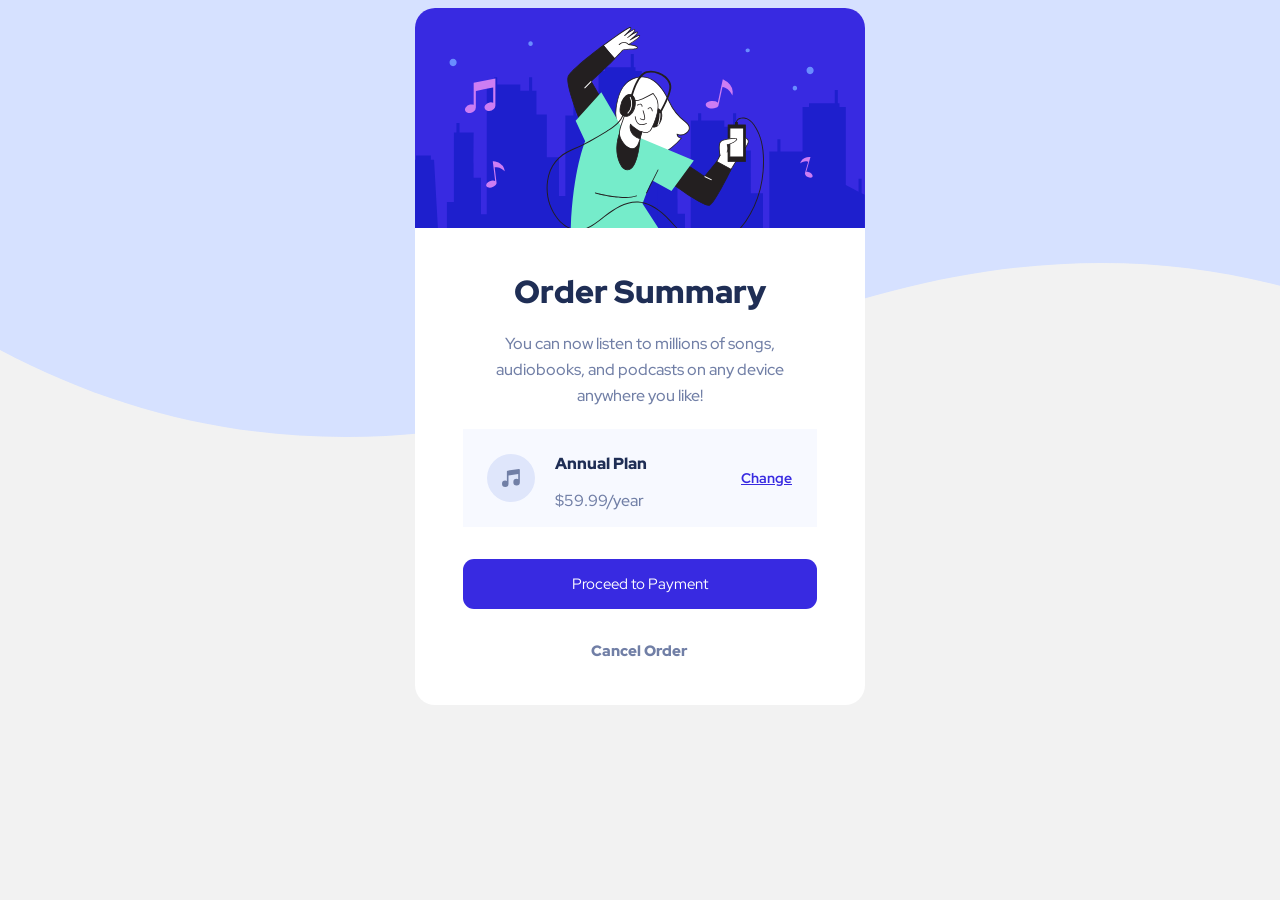
<file: index.html>
<html lang="en">
<head>
    <meta charset="UTF-8">
    <meta http-equiv="X-UA-Compatible" content="IE=edge">
    <meta name="viewport" content="width=device-width, initial-scale=1.0">
    <link rel="stylesheet" href="style.css">
    <title>ORDER SUMMARY</title>
</head>
<body> 
  <div class="main">
    <img class="hero" src="./images/illustration-hero.svg">
    <h1>Order Summary</h1>
    <p class="text">You can now listen to millions of songs, audiobooks, and podcasts on any device anywhere you like!</p>
    <div class="info">
        <img class="music" src="./images/icon-music.svg">
            <div class="flex">
                <p class="annual-plan">Annual Plan</p> 
                <p class="price">$59.99/year</p>
            </div>    
        <a href="#"class="Change">Change</a>     
    </div>
    <button class="payment">Proceed to Payment</button>
    <a href="#" class="cancel">Cancel Order</a>
  </div>

</body>
</html>
</file>
<file: style.css>
@import url('https://fonts.googleapis.com/css2?family=Red+Hat+Display:ital,wght@0,500;0,700;0,900;1,500&display=swap');

body{
    background-image: url(./images/pattern-background-desktop.svg);
    background-repeat: no-repeat;
    background-color: #f2f2f2;    
}
.hero{
    border-top-right-radius: 20px;
    border-top-left-radius: 20px;
    width: 450px;
    height: 220px;
}

.main{
    width: 450px;
    height: 697px;
    background-color: white;
    margin: auto;
    border-radius: 20px;
}

h1{
    
    height: 37px;
    text-align: center;
    margin-top: 45px;
    font-family: 'Red Hat Display', sans-serif;
    color: #1F2E55;
    font-weight: 900;
    size: 28px;
    line-height: 37.04px;
}

.text{
font-family: 'Red Hat Display', sans-serif;
font-size: 16px;
font-weight: 500;
line-height: 26px;
text-align: center;
margin-top: 17px;
color: #717fa6;
width: 354px;
margin: auto;
}

.info{
    margin-top: 20px;
    margin-left: 48px;
    width: 354px;
    height: 98px;
    background-color: #f7f9ff;
    display: flex;
    
      
}

.music{
    display: inline;
    margin-top: 25px;
    margin-left: 24px;
    width: 48px;
    height: 48px;
}


  
    

.annual-plan{
    margin-top: 24px;
    margin-left: 20px; 
    font-family: 'Red Hat Display', sans-serif;
    font-size: 16px;
    font-weight: 900;
    line-height: 21px; 
    color: #1f2e55; 
}
.price{
    margin-top: 6px;
    margin-left: 20px;
    font-family: 'Red Hat Display', sans-serif;
    font-size: 16px;
    font-weight: 500;
    line-height: 21px;
    color: #717fa6;
}

.change{
    margin-left: 94px;
    margin-top: 40px;
    font-family: 'Red Hat Display', sans-serif;
    font-size: 14px;
    font-weight: 700;
    line-height: 19px;
    color: #382ae1;
}

.change:hover{color:#766cf1;}

.payment{
    width: 354px;
    height: 50px;
    margin-top: 32px;
    margin-left: 48px;
    background-color: #382ae1;
    font-family: 'Red Hat Display', sans-serif;
    color: white;
    font-weight: 900px;
    line-height: 19.85px;
    font-size: 15px;
    border-radius: 11px;
    border: none;
    cursor: pointer;
    margin-bottom: 32px;
}

.payment:hover{ background-color: #766cf1;}

.cancel{
    margin-left: 176px;
    font-size: 15px;
    font-weight: 900;
    line-height: 20px;
    font-family: 'Red Hat Display', sans-serif;
    text-decoration: none;
    color: #717fa6;
}
.cancel:hover{color: #1F2E55;}
</file>
